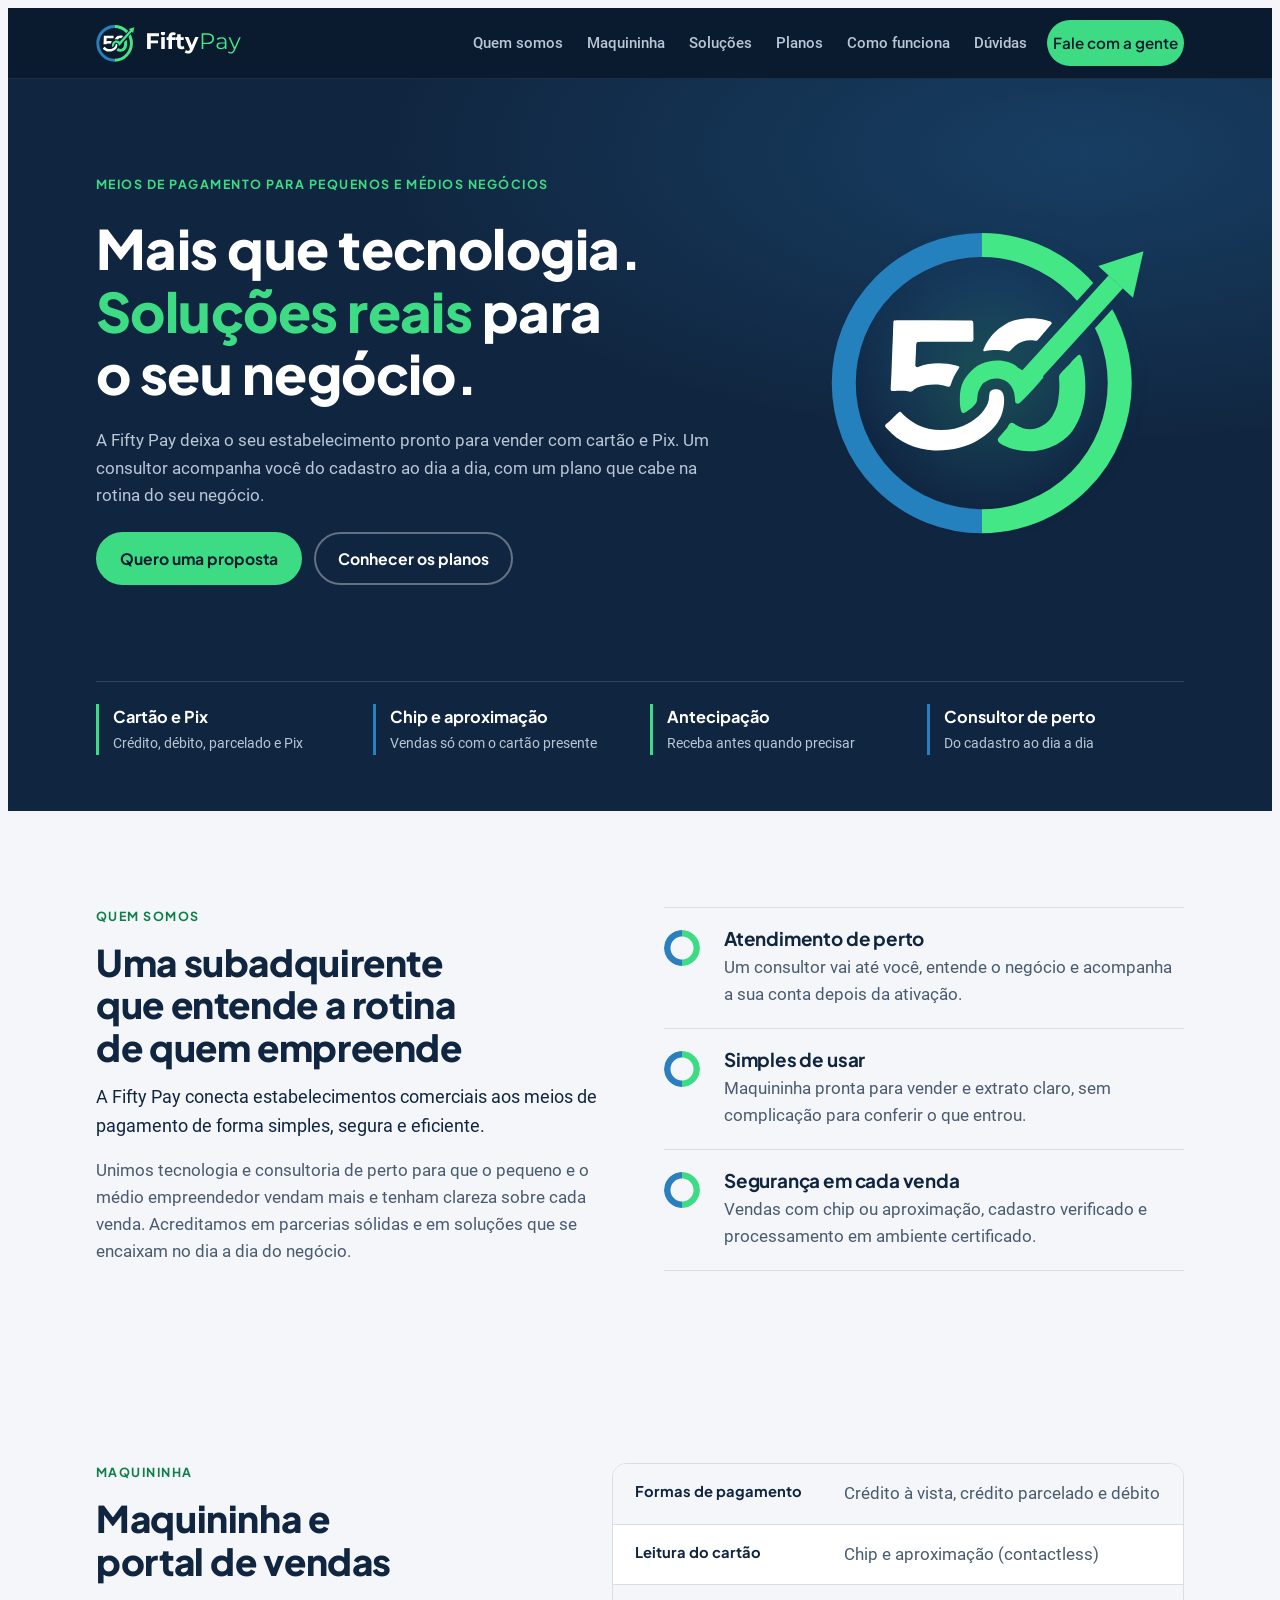
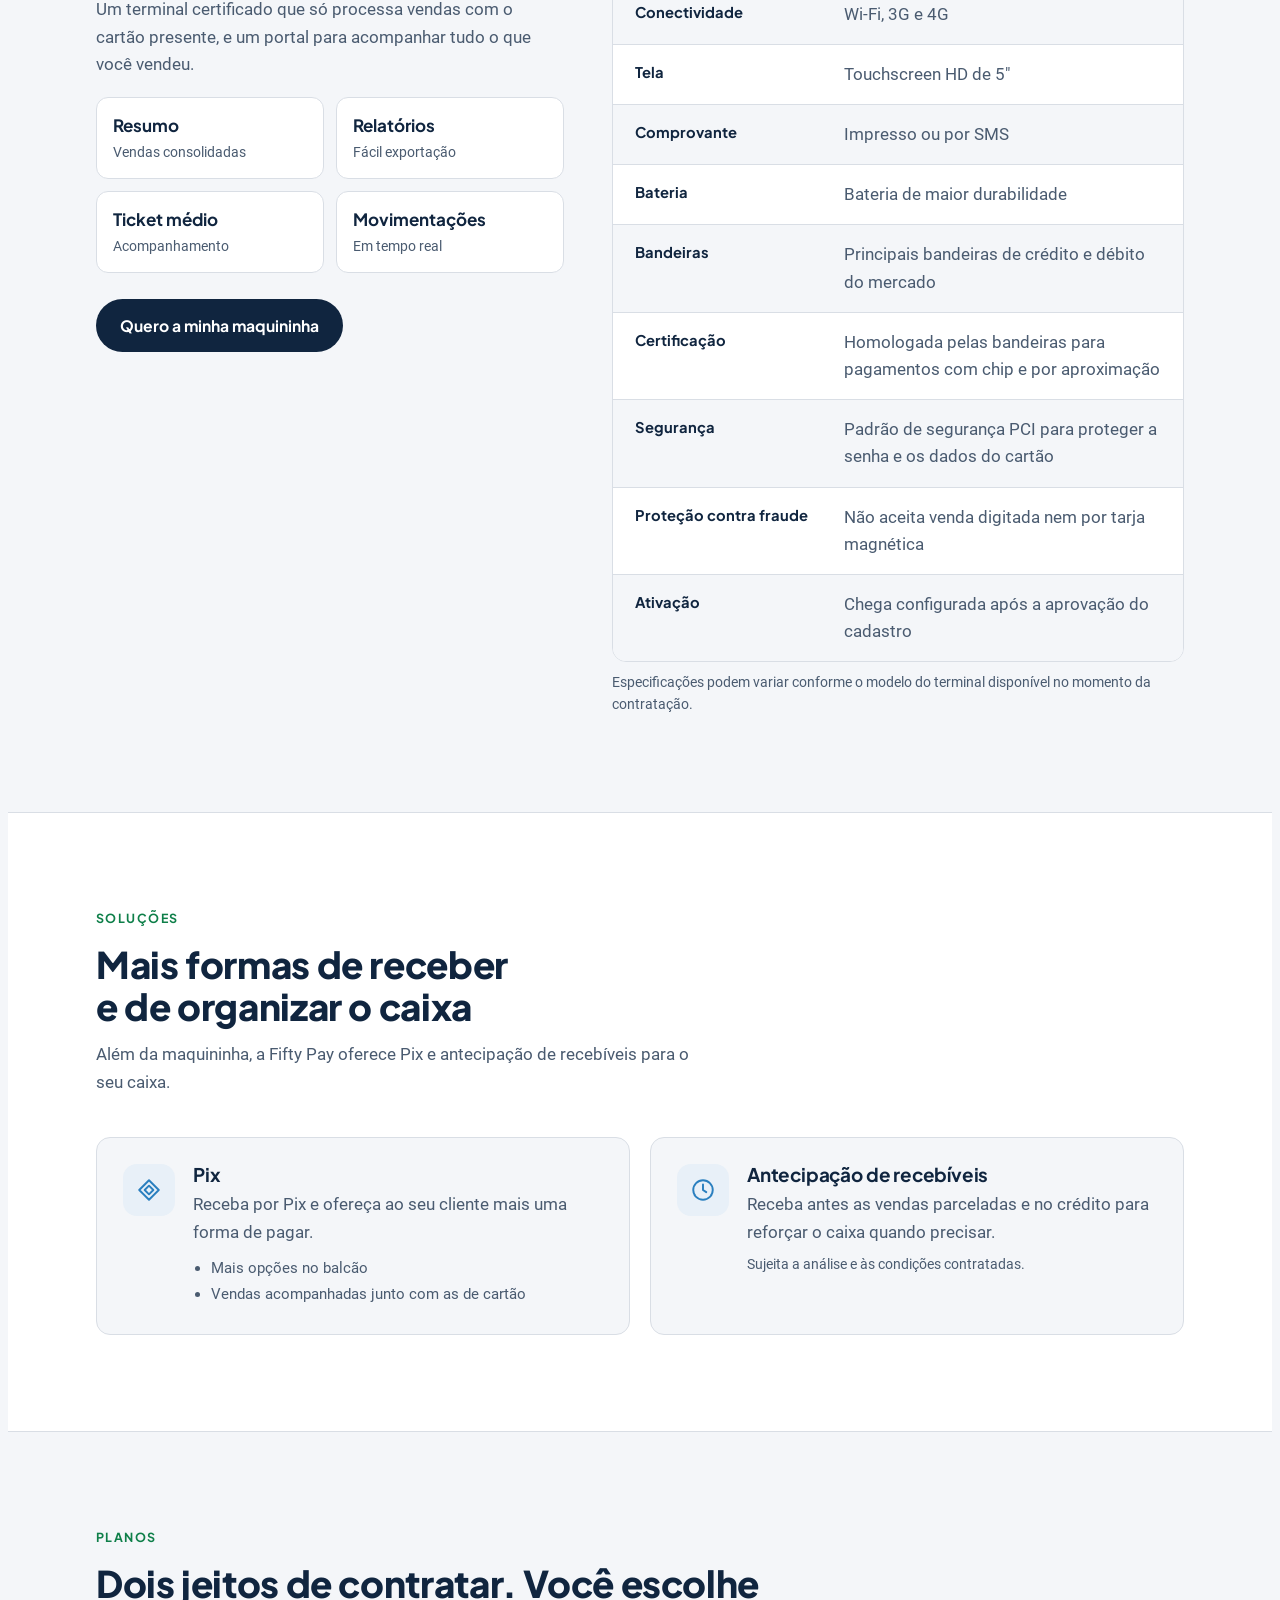
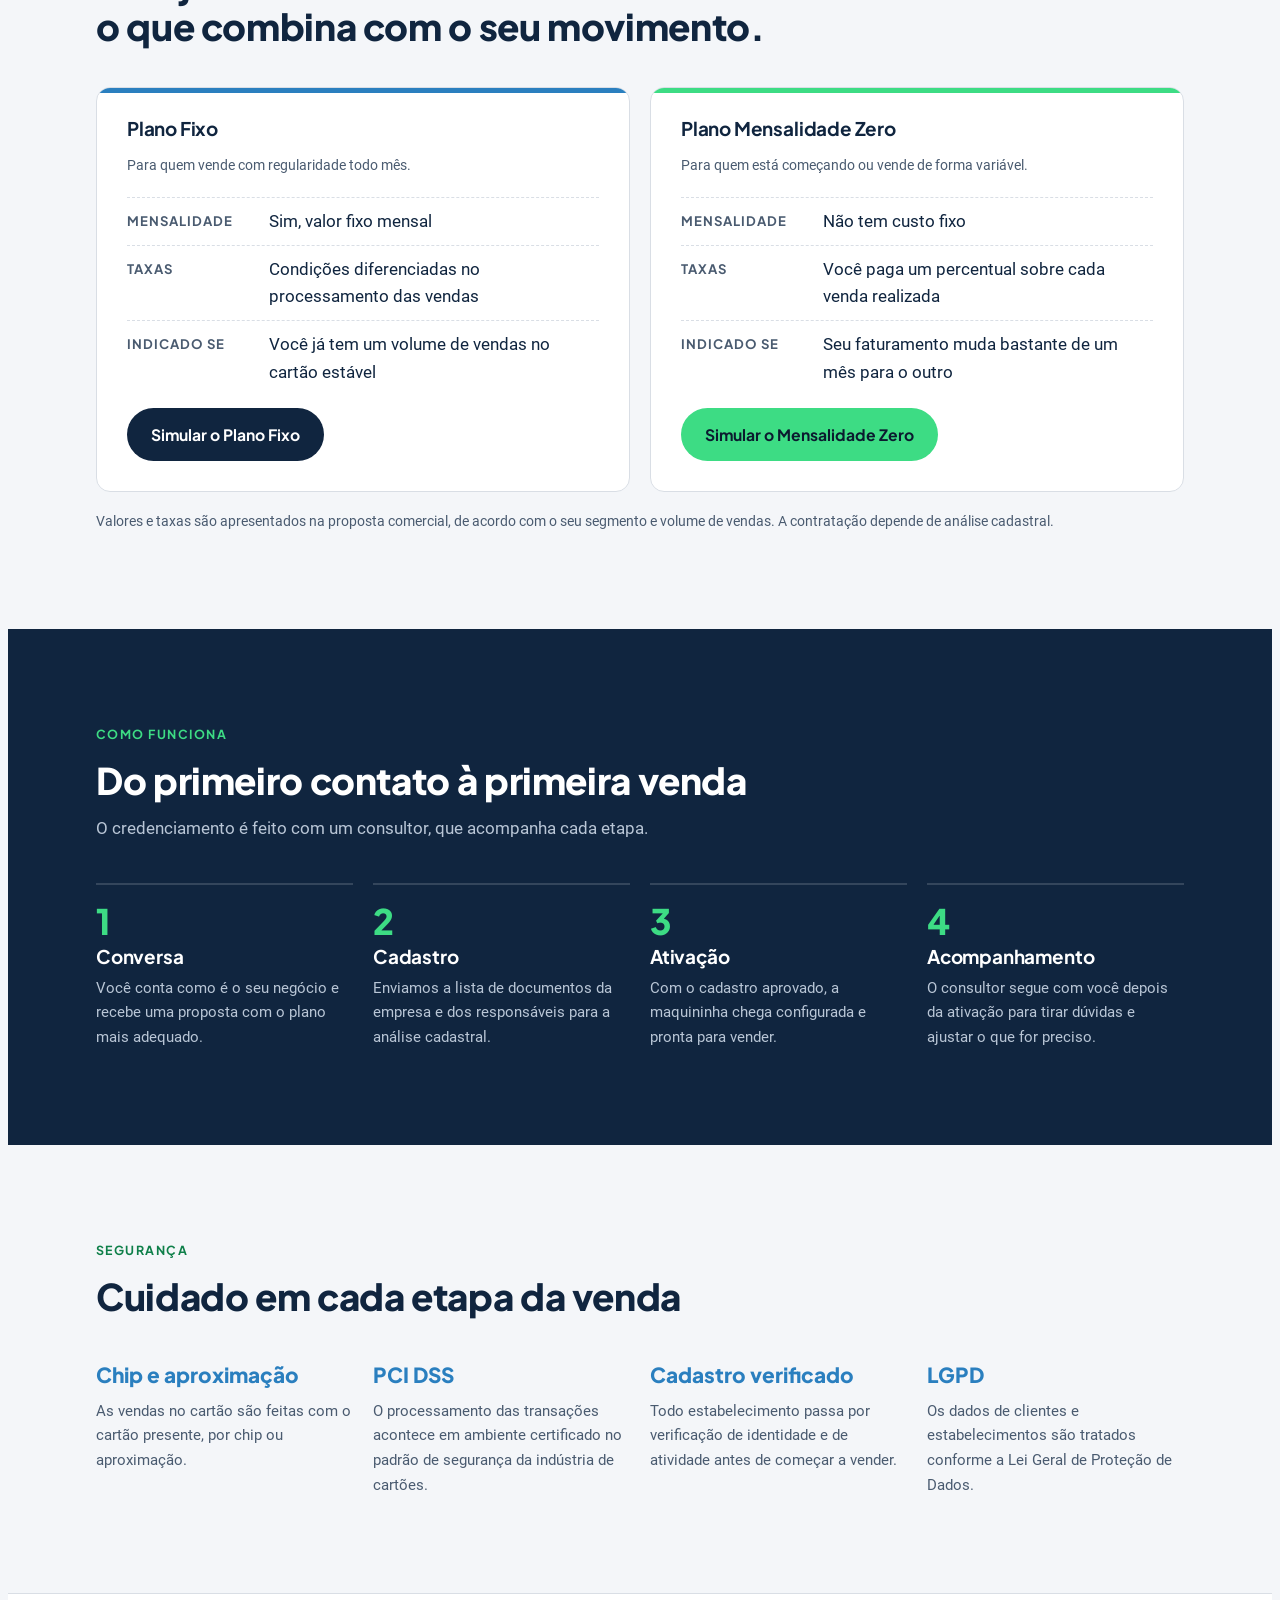
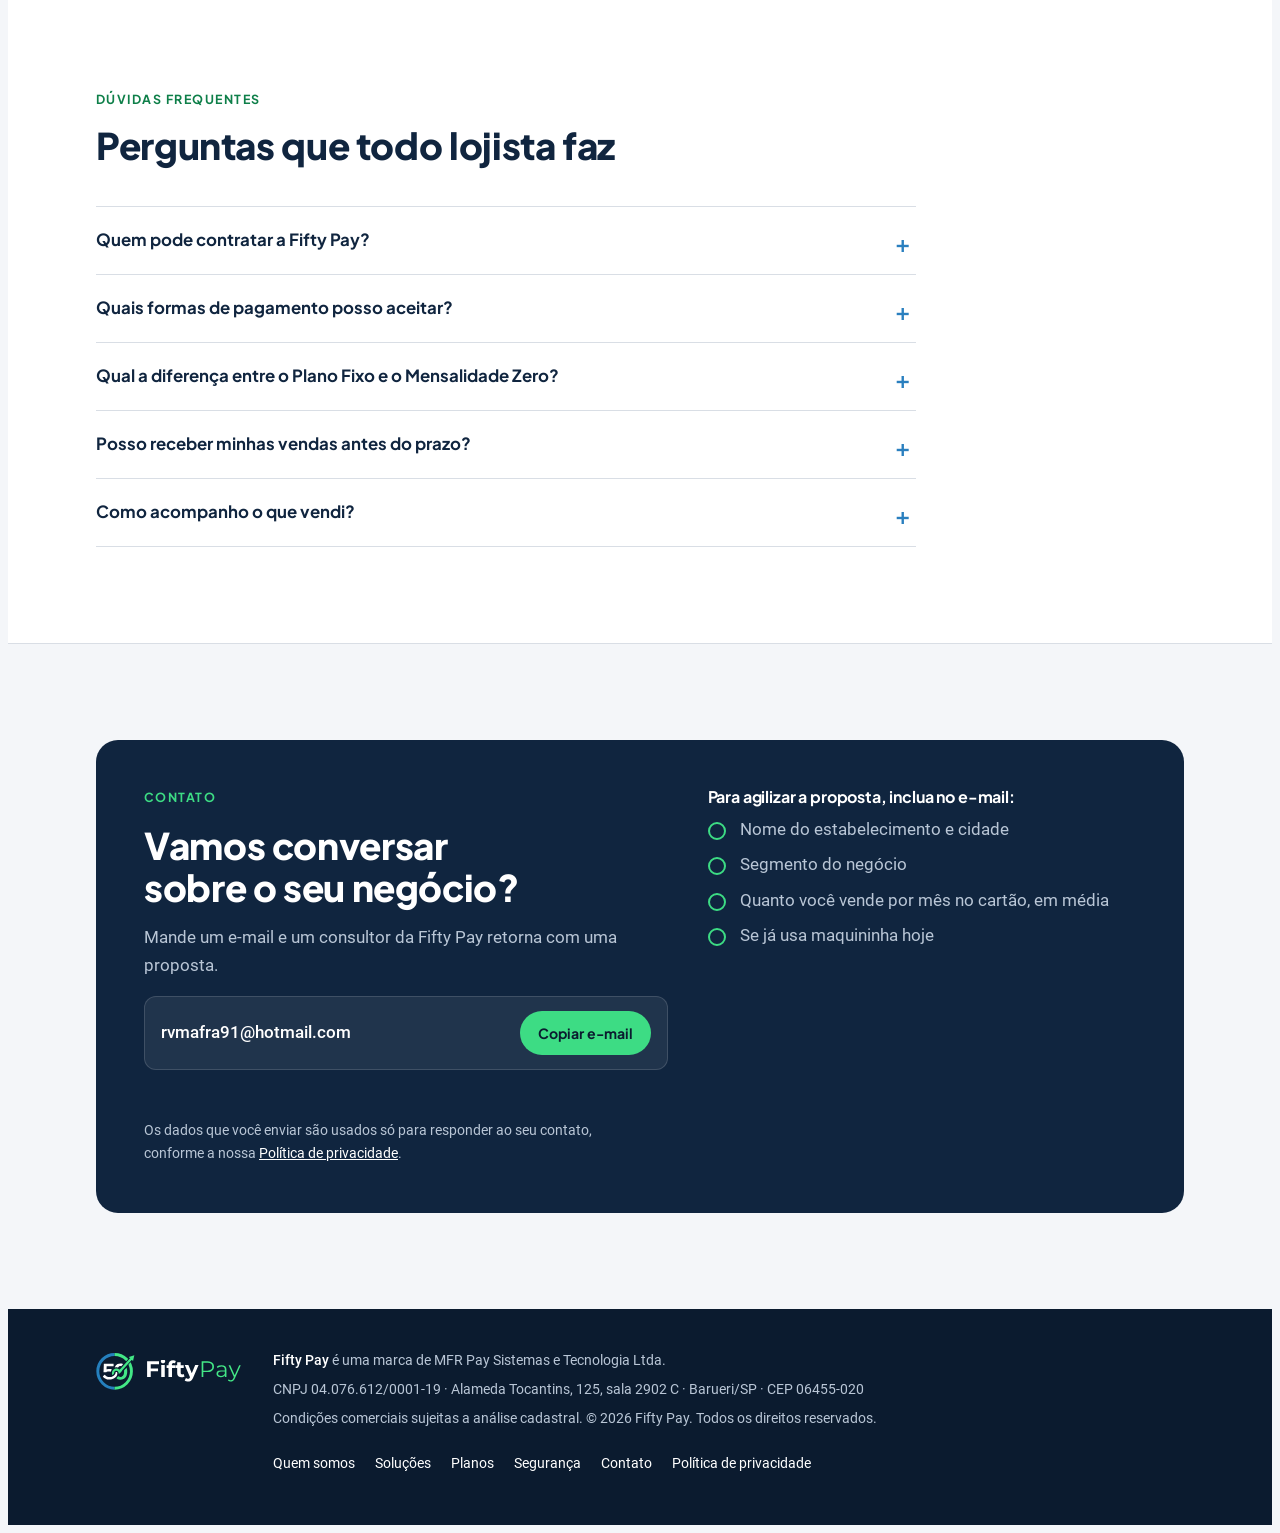
<file: index.html>
<!DOCTYPE html>
<html lang="pt-BR">
<head>
<meta charset="utf-8">
<meta name="viewport" content="width=device-width, initial-scale=1, viewport-fit=cover">
<title>Fifty Pay</title>
<meta name="description" content="Fifty Pay: maquininha, Pix e antecipação de recebíveis para pequenos e médios negócios.">
<meta name="theme-color" content="#0B1B2F">
<meta property="og:type" content="website">
<meta property="og:locale" content="pt_BR">
<meta property="og:site_name" content="Fifty Pay">
<meta property="og:title" content="Fifty Pay">
<meta property="og:description" content="Fifty Pay: maquininha, Pix e antecipação de recebíveis para pequenos e médios negócios.">
<meta property="og:image" content="/assets/img/og-image.png">
<link rel="icon" href="favicon.ico" sizes="any">
<link rel="icon" type="image/svg+xml" href="favicon.svg">
<link rel="icon" type="image/png" sizes="32x32" href="favicon-32.png">
<link rel="apple-touch-icon" href="apple-touch-icon.png">
<link rel="stylesheet" href="assets/styles.css">
</head>
<body>
<a class="skip-link" href="#conteudo">Pular para o conteúdo</a>
<header class="site-header">
  <div class="wrap">
    <a class="brand" href="#conteudo" aria-label="Fifty Pay, voltar ao início">
      <img class="icon" src="assets/img/fifty-pay-icone.svg" alt="" width="232" height="225">
      <img class="word" src="assets/img/fifty-pay-nome.svg" alt="Fifty Pay" width="426" height="98">
    </a>
    <nav class="nav" aria-label="Seções">
      <a href="#quem-somos">Quem somos</a>
      <a href="#maquininha">Maquininha</a>
      <a href="#solucoes">Soluções</a>
      <a href="#planos">Planos</a>
      <a href="#como-funciona">Como funciona</a>
      <a href="#duvidas">Dúvidas</a>
      <a class="btn btn-primary btn-sm" href="#contato">Fale com a gente</a>
    </nav>
  </div>
</header>

<main id="conteudo">
  <section class="hero">
    <div class="wrap hero-main">
      <div class="hero-copy">
        <span class="eyebrow">Meios de pagamento para pequenos e médios negócios</span>
        <h1>Mais que tecnologia. <span class="accent">Soluções reais</span> para o seu negócio.</h1>
        <p class="lead">A Fifty Pay deixa o seu estabelecimento pronto para vender com cartão e Pix. Um consultor acompanha você do cadastro ao dia a dia, com um plano que cabe na rotina do seu negócio.</p>
        <div class="hero-actions">
          <a class="btn btn-primary" href="#contato">Quero uma proposta</a>
          <a class="btn btn-ghost" href="#planos">Conhecer os planos</a>
        </div>
      </div>
      <div class="hero-mark" aria-hidden="true">
        <img src="assets/img/fifty-pay-icone.svg" alt="" width="232" height="225">
      </div>
    </div>
    <div class="wrap hero-strip">
      <h2 class="sr-only" id="destaques-t">Destaques</h2>
      <ul class="highlights" aria-labelledby="destaques-t">
        <li><span class="hl-k">Cartão e Pix</span><span class="hl-v">Crédito, débito, parcelado e Pix</span></li>
        <li><span class="hl-k">Chip e aproximação</span><span class="hl-v">Vendas só com o cartão presente</span></li>
        <li><span class="hl-k">Antecipação</span><span class="hl-v">Receba antes quando precisar</span></li>
        <li><span class="hl-k">Consultor de perto</span><span class="hl-v">Do cadastro ao dia a dia</span></li>
      </ul>
    </div>
  </section>

  <section class="section" id="quem-somos">
    <div class="wrap about-grid">
      <div class="section-head flush">
        <span class="eyebrow">Quem somos</span>
        <h2>Uma subadquirente que entende a rotina de quem empreende</h2>
        <div class="about-text">
          <p>A Fifty Pay conecta estabelecimentos comerciais aos meios de pagamento de forma simples, segura e eficiente.</p>
          <p>Unimos tecnologia e consultoria de perto para que o pequeno e o médio empreendedor vendam mais e tenham clareza sobre cada venda. Acreditamos em parcerias sólidas e em soluções que se encaixam no dia a dia do negócio.</p>
        </div>
      </div>
      <div class="pillars">
        <div class="pillar">
          <span class="ring" aria-hidden="true"></span>
          <div><h3>Atendimento de perto</h3><p>Um consultor vai até você, entende o negócio e acompanha a sua conta depois da ativação.</p></div>
        </div>
        <div class="pillar">
          <span class="ring" aria-hidden="true"></span>
          <div><h3>Simples de usar</h3><p>Maquininha pronta para vender e extrato claro, sem complicação para conferir o que entrou.</p></div>
        </div>
        <div class="pillar">
          <span class="ring" aria-hidden="true"></span>
          <div><h3>Segurança em cada venda</h3><p>Vendas com chip ou aproximação, cadastro verificado e processamento em ambiente certificado.</p></div>
        </div>
      </div>
    </div>
  </section>

  <section class="section pos-section" id="maquininha">
    <div class="wrap pos-grid">
      <div class="section-head flush">
        <span class="eyebrow">Maquininha</span>
        <h2>Maquininha e portal de vendas</h2>
        <p class="lead">Um terminal certificado que só processa vendas com o cartão presente, e um portal para acompanhar tudo o que você vendeu.</p>
        <h3 class="sr-only" id="portal-t">Portal de vendas</h3>
        <ul class="portal" aria-labelledby="portal-t">
          <li><span class="pk">Resumo</span><span class="pv">Vendas consolidadas</span></li>
          <li><span class="pk">Relatórios</span><span class="pv">Fácil exportação</span></li>
          <li><span class="pk">Ticket médio</span><span class="pv">Acompanhamento</span></li>
          <li><span class="pk">Movimentações</span><span class="pv">Em tempo real</span></li>
        </ul>
        <a class="btn btn-solid" href="#contato">Quero a minha maquininha</a>
      </div>
      <div class="spec-wrap">
      <dl class="spec">
        <div class="spec-row"><dt>Formas de pagamento</dt><dd>Crédito à vista, crédito parcelado e débito</dd></div>
        <div class="spec-row"><dt>Leitura do cartão</dt><dd>Chip e aproximação (contactless)</dd></div>
        <div class="spec-row"><dt>Conectividade</dt><dd>Wi-Fi, 3G e 4G</dd></div>
        <div class="spec-row"><dt>Tela</dt><dd>Touchscreen HD de 5"</dd></div>
        <div class="spec-row"><dt>Comprovante</dt><dd>Impresso ou por SMS</dd></div>
        <div class="spec-row"><dt>Bateria</dt><dd>Bateria de maior durabilidade</dd></div>
        <div class="spec-row"><dt>Bandeiras</dt><dd>Principais bandeiras de crédito e débito do mercado</dd></div>
        <div class="spec-row"><dt>Certificação</dt><dd>Homologada pelas bandeiras para pagamentos com chip e por aproximação</dd></div>
        <div class="spec-row"><dt>Segurança</dt><dd>Padrão de segurança PCI para proteger a senha e os dados do cartão</dd></div>
        <div class="spec-row"><dt>Proteção contra fraude</dt><dd>Não aceita venda digitada nem por tarja magnética</dd></div>
        <div class="spec-row"><dt>Ativação</dt><dd>Chega configurada após a aprovação do cadastro</dd></div>
      </dl>
      <p class="spec-note">Especificações podem variar conforme o modelo do terminal disponível no momento da contratação.</p>
      </div>
    </div>
  </section>

  <section class="section solutions" id="solucoes">
    <div class="wrap">
      <div class="section-head">
        <span class="eyebrow">Soluções</span>
        <h2>Mais formas de receber e de organizar o caixa</h2>
        <p class="lead">Além da maquininha, a Fifty Pay oferece Pix e antecipação de recebíveis para o seu caixa.</p>
      </div>
      <div class="sol-grid">
        <article class="sol">
          <div class="sol-icon" aria-hidden="true"><svg viewBox="0 0 24 24" fill="none" stroke="currentColor" stroke-width="1.8" stroke-linecap="round" stroke-linejoin="round"><path d="M12 3l9 9-9 9-9-9z"/><path d="M12 8l4 4-4 4-4-4z"/></svg></div>
          <div>
            <h3>Pix</h3>
            <p>Receba por Pix e ofereça ao seu cliente mais uma forma de pagar.</p>
            <ul><li>Mais opções no balcão</li><li>Vendas acompanhadas junto com as de cartão</li></ul>
          </div>
        </article>
        <article class="sol">
          <div class="sol-icon" aria-hidden="true"><svg viewBox="0 0 24 24" fill="none" stroke="currentColor" stroke-width="1.8" stroke-linecap="round" stroke-linejoin="round"><circle cx="12" cy="12" r="9"/><path d="M12 7v5l3 2"/></svg></div>
          <div>
            <h3>Antecipação de recebíveis</h3>
            <p>Receba antes as vendas parceladas e no crédito para reforçar o caixa quando precisar.</p>
            <p class="note">Sujeita a análise e às condições contratadas.</p>
          </div>
        </article>
      </div>
    </div>
  </section>

  <section class="section" id="planos">
    <div class="wrap">
      <div class="section-head">
        <span class="eyebrow">Planos</span>
        <h2>Dois jeitos de contratar. Você escolhe o que combina com o seu movimento.</h2>
      </div>
      <div class="plans">
        <article class="plan">
          <h3>Plano Fixo</h3>
          <p class="for">Para quem vende com regularidade todo mês.</p>
          <dl>
            <div><dt>Mensalidade</dt><dd>Sim, valor fixo mensal</dd></div>
            <div><dt>Taxas</dt><dd>Condições diferenciadas no processamento das vendas</dd></div>
            <div><dt>Indicado se</dt><dd>Você já tem um volume de vendas no cartão estável</dd></div>
          </dl>
          <a class="btn" href="#contato">Simular o Plano Fixo</a>
        </article>
        <article class="plan zero">
          <h3>Plano Mensalidade Zero</h3>
          <p class="for">Para quem está começando ou vende de forma variável.</p>
          <dl>
            <div><dt>Mensalidade</dt><dd>Não tem custo fixo</dd></div>
            <div><dt>Taxas</dt><dd>Você paga um percentual sobre cada venda realizada</dd></div>
            <div><dt>Indicado se</dt><dd>Seu faturamento muda bastante de um mês para o outro</dd></div>
          </dl>
          <a class="btn" href="#contato">Simular o Mensalidade Zero</a>
        </article>
      </div>
      <p class="plans-foot">Valores e taxas são apresentados na proposta comercial, de acordo com o seu segmento e volume de vendas. A contratação depende de análise cadastral.</p>
    </div>
  </section>

  <section class="section how" id="como-funciona">
    <div class="wrap">
      <div class="section-head">
        <span class="eyebrow">Como funciona</span>
        <h2>Do primeiro contato à primeira venda</h2>
        <p class="lead">O credenciamento é feito com um consultor, que acompanha cada etapa.</p>
      </div>
      <ol class="steps">
        <li><h3>Conversa</h3><p>Você conta como é o seu negócio e recebe uma proposta com o plano mais adequado.</p></li>
        <li><h3>Cadastro</h3><p>Enviamos a lista de documentos da empresa e dos responsáveis para a análise cadastral.</p></li>
        <li><h3>Ativação</h3><p>Com o cadastro aprovado, a maquininha chega configurada e pronta para vender.</p></li>
        <li><h3>Acompanhamento</h3><p>O consultor segue com você depois da ativação para tirar dúvidas e ajustar o que for preciso.</p></li>
      </ol>
    </div>
  </section>

  <section class="section" id="seguranca">
    <div class="wrap">
      <div class="section-head">
        <span class="eyebrow">Segurança</span>
        <h2>Cuidado em cada etapa da venda</h2>
      </div>
      <div class="sec-grid">
        <div class="sec"><span class="k">Chip e aproximação</span><p>As vendas no cartão são feitas com o cartão presente, por chip ou aproximação.</p></div>
        <div class="sec"><span class="k">PCI DSS</span><p>O processamento das transações acontece em ambiente certificado no padrão de segurança da indústria de cartões.</p></div>
        <div class="sec"><span class="k">Cadastro verificado</span><p>Todo estabelecimento passa por verificação de identidade e de atividade antes de começar a vender.</p></div>
        <div class="sec"><span class="k">LGPD</span><p>Os dados de clientes e estabelecimentos são tratados conforme a Lei Geral de Proteção de Dados.</p></div>
      </div>
    </div>
  </section>

  <section class="section faq" id="duvidas">
    <div class="wrap">
      <div class="section-head">
        <span class="eyebrow">Dúvidas frequentes</span>
        <h2>Perguntas que todo lojista faz</h2>
      </div>
      <div class="faq-list">
        <details><summary>Quem pode contratar a Fifty Pay?</summary><p>Estabelecimentos comerciais, prestadores de serviço e MEIs. Toda contratação passa por análise cadastral da empresa e dos responsáveis.</p></details>
        <details><summary>Quais formas de pagamento posso aceitar?</summary><p>Crédito à vista e parcelado, débito e Pix. No cartão, as vendas são feitas por chip ou por aproximação.</p></details>
        <details><summary>Qual a diferença entre o Plano Fixo e o Mensalidade Zero?</summary><p>No Plano Fixo você paga uma mensalidade e tem condições diferenciadas no processamento. No Mensalidade Zero não há custo fixo: você paga apenas um percentual sobre o que vender.</p></details>
        <details><summary>Posso receber minhas vendas antes do prazo?</summary><p>Sim, pela antecipação de recebíveis. A disponibilidade e as condições dependem de análise do histórico de vendas do estabelecimento.</p></details>
        <details><summary>Como acompanho o que vendi?</summary><p>Pelo portal de vendas: resumo consolidado, movimentações em tempo real, ticket médio e relatórios para exportar, com o detalhe de cada transação, parcelas, taxas e datas de recebimento.</p></details>
      </div>
    </div>
  </section>

  <section class="section section-contact" id="contato">
    <div class="wrap">
      <div class="contact-card">
        <div class="contact-main">
          <span class="eyebrow">Contato</span>
          <h2>Vamos conversar sobre o seu negócio?</h2>
          <p class="lead">Mande um e-mail e um consultor da Fifty Pay retorna com uma proposta.</p>
          <div class="email-box">
            <code id="email">rvmafra91@hotmail.com</code>
            <button class="copy-btn" id="copy-email" type="button">Copiar e-mail</button>
          </div>
          <p class="copy-status" id="copy-status" role="status" aria-live="polite"></p>
          <p class="lead privacy-note">Os dados que você enviar são usados só para responder ao seu contato, conforme a nossa <a href="politica-de-privacidade.html" class="on-navy-link">Política de privacidade</a>.</p>
        </div>
        <div class="checklist">
          <h3>Para agilizar a proposta, inclua no e-mail:</h3>
          <ul>
            <li>Nome do estabelecimento e cidade</li>
            <li>Segmento do negócio</li>
            <li>Quanto você vende por mês no cartão, em média</li>
            <li>Se já usa maquininha hoje</li>
          </ul>
        </div>
      </div>
    </div>
  </section>
</main>

<footer class="site-footer">
  <div class="wrap">
    <div class="brand" aria-hidden="true">
      <img class="icon" src="assets/img/fifty-pay-icone.svg" alt="" width="232" height="225">
      <img class="word" src="assets/img/fifty-pay-nome.svg" alt="" width="426" height="98">
    </div>
    <div class="legal">
      <span><strong>Fifty Pay</strong> é uma marca de MFR Pay Sistemas e Tecnologia Ltda.</span>
      <span>CNPJ 04.076.612/0001-19 · Alameda Tocantins, 125, sala 2902 C · Barueri/SP · CEP 06455-020</span>
      <span>Condições comerciais sujeitas a análise cadastral. © <span id="year">2026</span> Fifty Pay. Todos os direitos reservados.</span>
      <nav aria-label="Rodapé"><a href="#quem-somos">Quem somos</a><a href="#solucoes">Soluções</a><a href="#planos">Planos</a><a href="#seguranca">Segurança</a><a href="#contato">Contato</a><a href="politica-de-privacidade.html">Política de privacidade</a></nav>
    </div>
  </div>
</footer>

<script>
(function () {
  if (!document.documentElement.lang) document.documentElement.lang = 'pt-BR';
  var y = document.getElementById('year');
  if (y) y.textContent = String(new Date().getFullYear());
  var btn = document.getElementById('copy-email');
  var status = document.getElementById('copy-status');
  var email = document.getElementById('email');
  function selectText() {
    try { var r = document.createRange(); r.selectNodeContents(email); var s = window.getSelection(); s.removeAllRanges(); s.addRange(r); } catch (e) {}
  }
  btn.addEventListener('click', function () {
    var text = email.textContent.trim();
    var done = function () { status.textContent = 'E-mail copiado.'; };
    var fail = function () { selectText(); status.textContent = 'Selecionamos o e-mail. Use Ctrl+C ou Copiar.'; };
    try {
      if (navigator.clipboard && navigator.clipboard.writeText) { navigator.clipboard.writeText(text).then(done, fail); }
      else { fail(); }
    } catch (e) { fail(); }
  });
})();
</script>
</body>
</html>
</file>
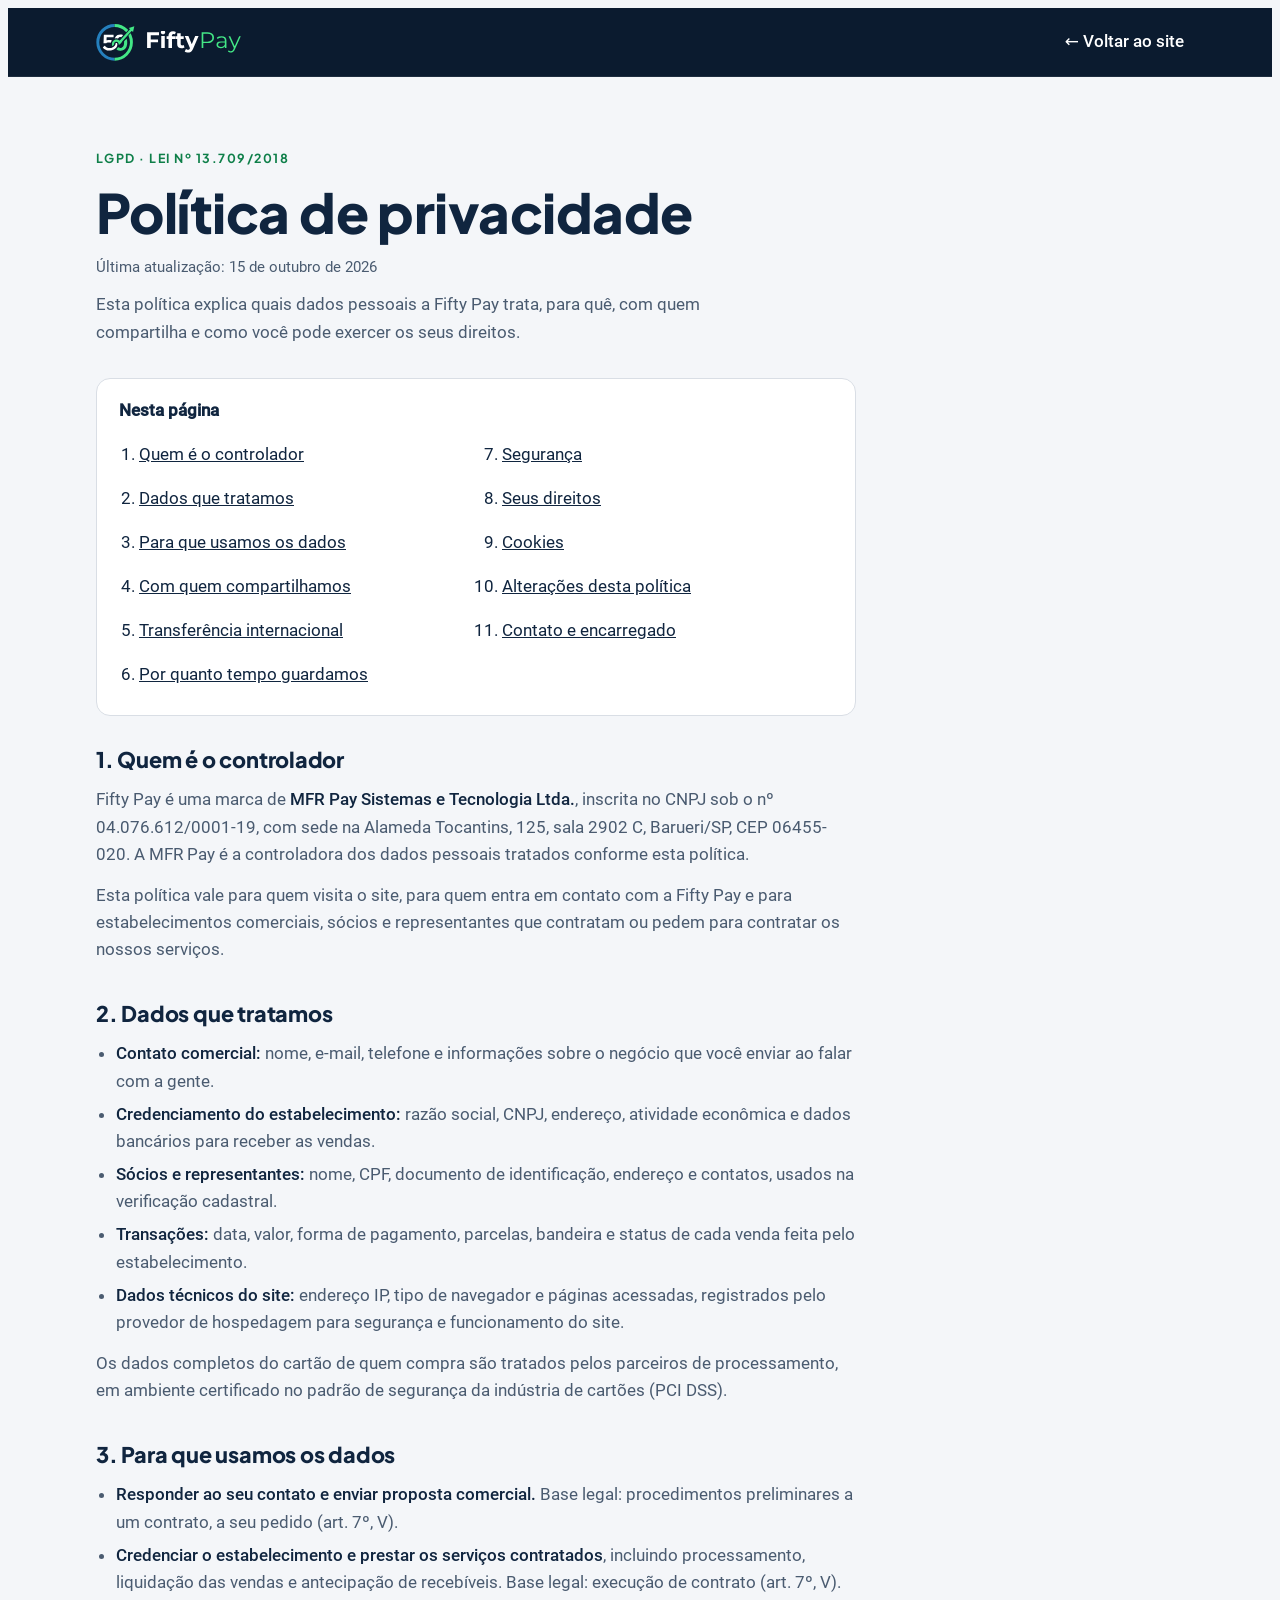
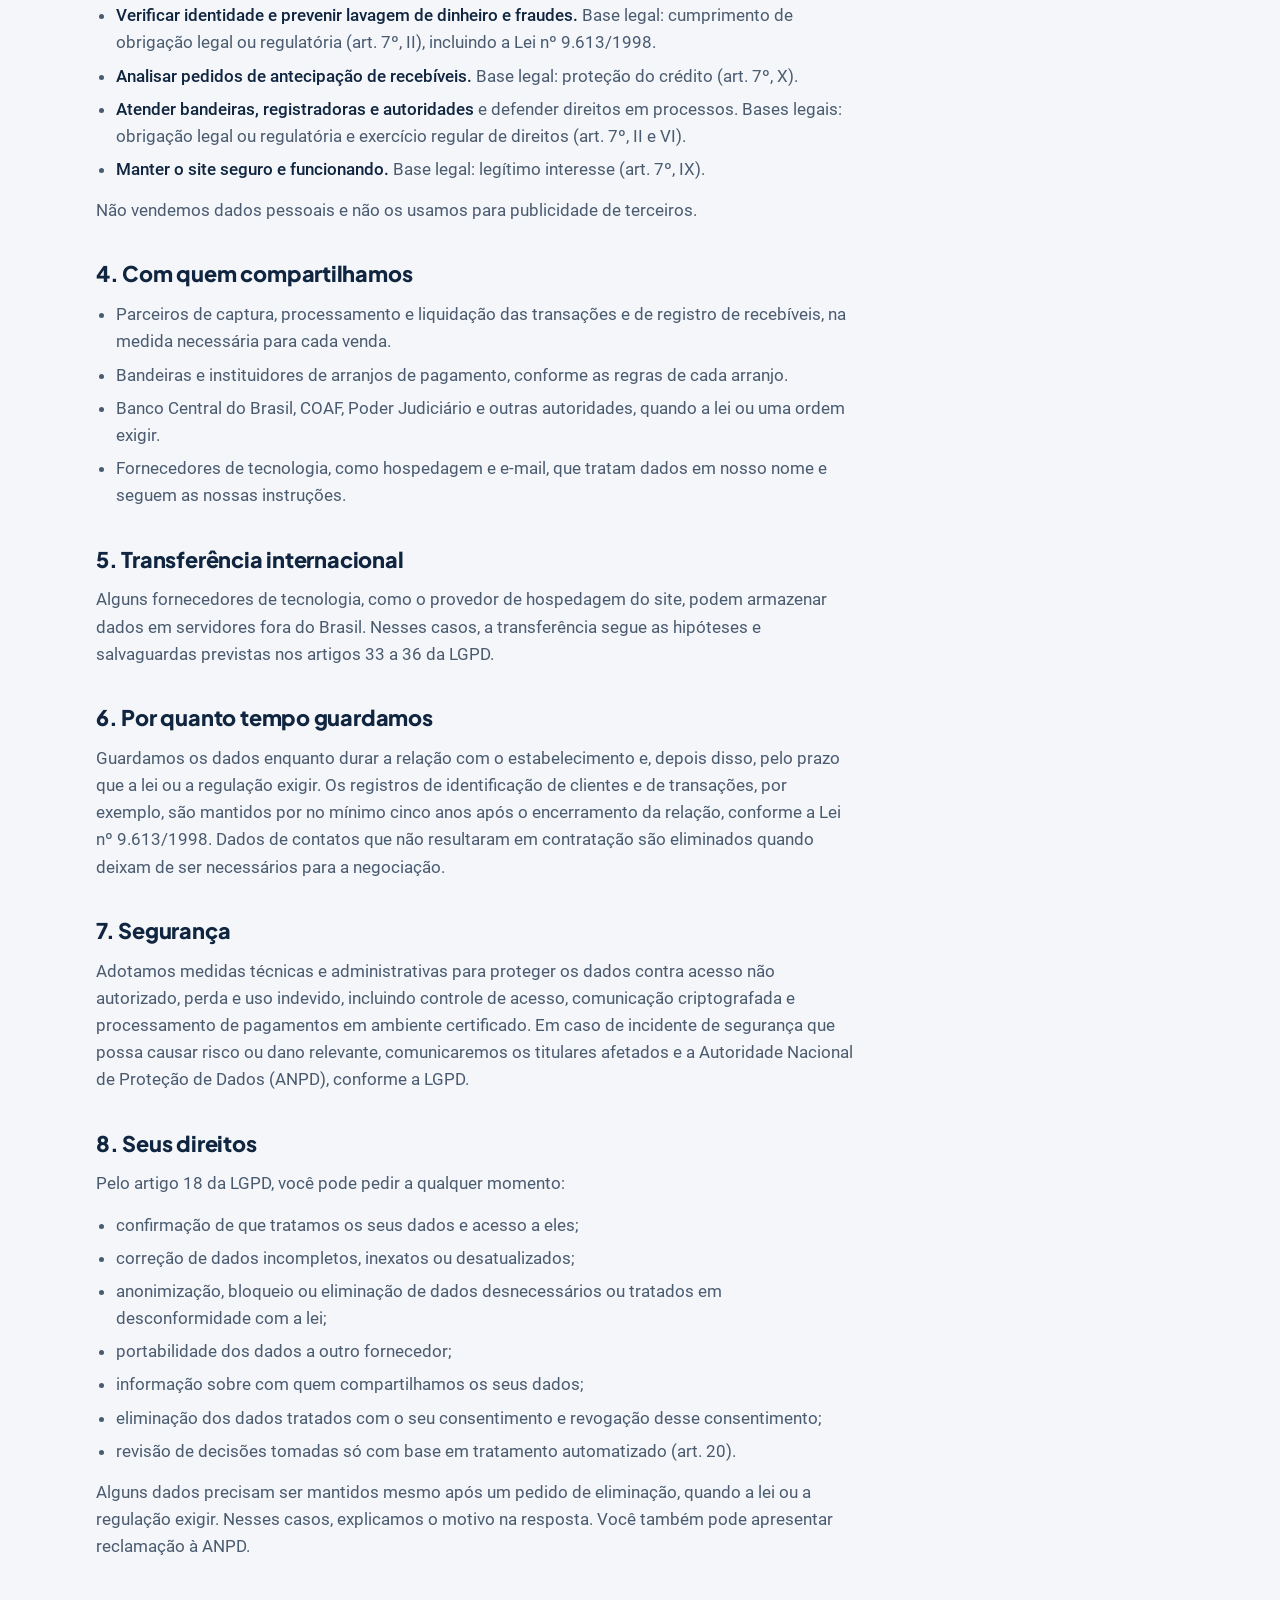
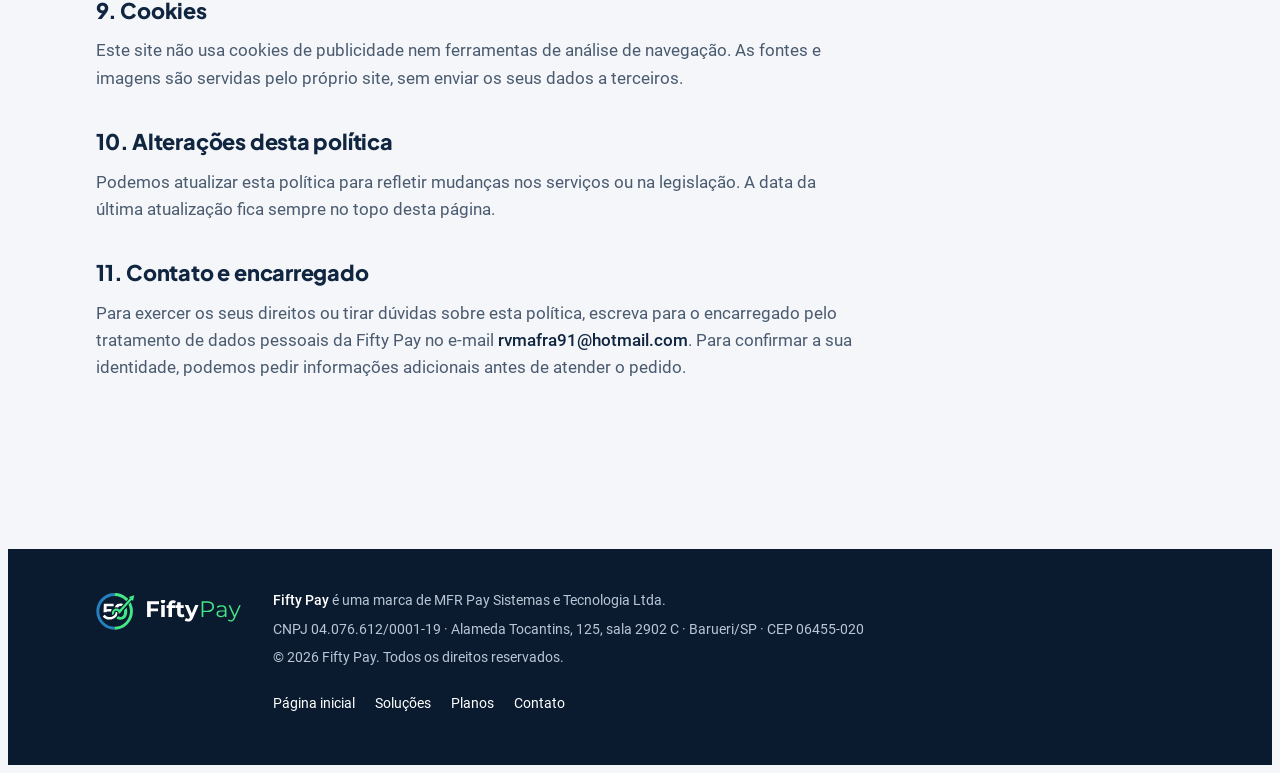
<file: politica-de-privacidade.html>
<!DOCTYPE html>
<html lang="pt-BR">
<head>
<meta charset="utf-8">
<meta name="viewport" content="width=device-width, initial-scale=1, viewport-fit=cover">
<title>Política de privacidade · Fifty Pay</title>
<meta name="description" content="Como a Fifty Pay trata dados pessoais, conforme a LGPD.">
<meta name="theme-color" content="#0B1B2F">
<meta property="og:type" content="website">
<meta property="og:locale" content="pt_BR">
<meta property="og:site_name" content="Fifty Pay">
<meta property="og:title" content="Política de privacidade · Fifty Pay">
<meta property="og:description" content="Como a Fifty Pay trata dados pessoais, conforme a LGPD.">
<meta property="og:image" content="/assets/img/og-image.png">
<link rel="icon" href="favicon.ico" sizes="any">
<link rel="icon" type="image/svg+xml" href="favicon.svg">
<link rel="icon" type="image/png" sizes="32x32" href="favicon-32.png">
<link rel="apple-touch-icon" href="apple-touch-icon.png">
<link rel="stylesheet" href="assets/styles.css">
</head>
<body>
<a class="skip-link" href="#conteudo">Pular para o conteúdo</a>
<header class="site-header">
  <div class="wrap">
    <a class="brand" href="index.html" aria-label="Fifty Pay, página inicial">
      <img class="icon" src="assets/img/fifty-pay-icone.svg" alt="" width="232" height="225">
      <img class="word" src="assets/img/fifty-pay-nome.svg" alt="Fifty Pay" width="426" height="98">
    </a>
    <a class="back-link" href="index.html">← Voltar ao site</a>
  </div>
</header>

<main id="conteudo" class="doc">
  <div class="wrap">
    <div class="doc-head">
      <span class="eyebrow">LGPD · Lei nº 13.709/2018</span>
      <h1>Política de privacidade</h1>
      <p class="doc-meta">Última atualização: 15 de outubro de 2026</p>
      <p class="lead">Esta política explica quais dados pessoais a Fifty Pay trata, para quê, com quem compartilha e como você pode exercer os seus direitos.</p>
    </div>

    <nav class="doc-toc" aria-label="Nesta página">
      <strong>Nesta página</strong>
      <ol>
        <li><a href="#controlador">Quem é o controlador</a></li>
        <li><a href="#dados">Dados que tratamos</a></li>
        <li><a href="#finalidades">Para que usamos os dados</a></li>
        <li><a href="#compartilhamento">Com quem compartilhamos</a></li>
        <li><a href="#transferencia">Transferência internacional</a></li>
        <li><a href="#retencao">Por quanto tempo guardamos</a></li>
        <li><a href="#seguranca-dados">Segurança</a></li>
        <li><a href="#direitos">Seus direitos</a></li>
        <li><a href="#cookies">Cookies</a></li>
        <li><a href="#alteracoes">Alterações desta política</a></li>
        <li><a href="#contato-dpo">Contato e encarregado</a></li>
      </ol>
    </nav>

    <div class="doc-body">
      <h2 id="controlador">1. Quem é o controlador</h2>
      <p>Fifty Pay é uma marca de <strong>MFR Pay Sistemas e Tecnologia Ltda.</strong>, inscrita no CNPJ sob o nº 04.076.612/0001-19, com sede na Alameda Tocantins, 125, sala 2902 C, Barueri/SP, CEP 06455-020. A MFR Pay é a controladora dos dados pessoais tratados conforme esta política.</p>
      <p>Esta política vale para quem visita o site, para quem entra em contato com a Fifty Pay e para estabelecimentos comerciais, sócios e representantes que contratam ou pedem para contratar os nossos serviços.</p>

      <h2 id="dados">2. Dados que tratamos</h2>
      <ul>
        <li><strong>Contato comercial:</strong> nome, e-mail, telefone e informações sobre o negócio que você enviar ao falar com a gente.</li>
        <li><strong>Credenciamento do estabelecimento:</strong> razão social, CNPJ, endereço, atividade econômica e dados bancários para receber as vendas.</li>
        <li><strong>Sócios e representantes:</strong> nome, CPF, documento de identificação, endereço e contatos, usados na verificação cadastral.</li>
        <li><strong>Transações:</strong> data, valor, forma de pagamento, parcelas, bandeira e status de cada venda feita pelo estabelecimento.</li>
        <li><strong>Dados técnicos do site:</strong> endereço IP, tipo de navegador e páginas acessadas, registrados pelo provedor de hospedagem para segurança e funcionamento do site.</li>
      </ul>
      <p>Os dados completos do cartão de quem compra são tratados pelos parceiros de processamento, em ambiente certificado no padrão de segurança da indústria de cartões (PCI DSS).</p>

      <h2 id="finalidades">3. Para que usamos os dados</h2>
      <ul>
        <li><strong>Responder ao seu contato e enviar proposta comercial.</strong> Base legal: procedimentos preliminares a um contrato, a seu pedido (art. 7º, V).</li>
        <li><strong>Credenciar o estabelecimento e prestar os serviços contratados</strong>, incluindo processamento, liquidação das vendas e antecipação de recebíveis. Base legal: execução de contrato (art. 7º, V).</li>
        <li><strong>Verificar identidade e prevenir lavagem de dinheiro e fraudes.</strong> Base legal: cumprimento de obrigação legal ou regulatória (art. 7º, II), incluindo a Lei nº 9.613/1998.</li>
        <li><strong>Analisar pedidos de antecipação de recebíveis.</strong> Base legal: proteção do crédito (art. 7º, X).</li>
        <li><strong>Atender bandeiras, registradoras e autoridades</strong> e defender direitos em processos. Bases legais: obrigação legal ou regulatória e exercício regular de direitos (art. 7º, II e VI).</li>
        <li><strong>Manter o site seguro e funcionando.</strong> Base legal: legítimo interesse (art. 7º, IX).</li>
      </ul>
      <p>Não vendemos dados pessoais e não os usamos para publicidade de terceiros.</p>

      <h2 id="compartilhamento">4. Com quem compartilhamos</h2>
      <ul>
        <li>Parceiros de captura, processamento e liquidação das transações e de registro de recebíveis, na medida necessária para cada venda.</li>
        <li>Bandeiras e instituidores de arranjos de pagamento, conforme as regras de cada arranjo.</li>
        <li>Banco Central do Brasil, COAF, Poder Judiciário e outras autoridades, quando a lei ou uma ordem exigir.</li>
        <li>Fornecedores de tecnologia, como hospedagem e e-mail, que tratam dados em nosso nome e seguem as nossas instruções.</li>
      </ul>

      <h2 id="transferencia">5. Transferência internacional</h2>
      <p>Alguns fornecedores de tecnologia, como o provedor de hospedagem do site, podem armazenar dados em servidores fora do Brasil. Nesses casos, a transferência segue as hipóteses e salvaguardas previstas nos artigos 33 a 36 da LGPD.</p>

      <h2 id="retencao">6. Por quanto tempo guardamos</h2>
      <p>Guardamos os dados enquanto durar a relação com o estabelecimento e, depois disso, pelo prazo que a lei ou a regulação exigir. Os registros de identificação de clientes e de transações, por exemplo, são mantidos por no mínimo cinco anos após o encerramento da relação, conforme a Lei nº 9.613/1998. Dados de contatos que não resultaram em contratação são eliminados quando deixam de ser necessários para a negociação.</p>

      <h2 id="seguranca-dados">7. Segurança</h2>
      <p>Adotamos medidas técnicas e administrativas para proteger os dados contra acesso não autorizado, perda e uso indevido, incluindo controle de acesso, comunicação criptografada e processamento de pagamentos em ambiente certificado. Em caso de incidente de segurança que possa causar risco ou dano relevante, comunicaremos os titulares afetados e a Autoridade Nacional de Proteção de Dados (ANPD), conforme a LGPD.</p>

      <h2 id="direitos">8. Seus direitos</h2>
      <p>Pelo artigo 18 da LGPD, você pode pedir a qualquer momento:</p>
      <ul>
        <li>confirmação de que tratamos os seus dados e acesso a eles;</li>
        <li>correção de dados incompletos, inexatos ou desatualizados;</li>
        <li>anonimização, bloqueio ou eliminação de dados desnecessários ou tratados em desconformidade com a lei;</li>
        <li>portabilidade dos dados a outro fornecedor;</li>
        <li>informação sobre com quem compartilhamos os seus dados;</li>
        <li>eliminação dos dados tratados com o seu consentimento e revogação desse consentimento;</li>
        <li>revisão de decisões tomadas só com base em tratamento automatizado (art. 20).</li>
      </ul>
      <p>Alguns dados precisam ser mantidos mesmo após um pedido de eliminação, quando a lei ou a regulação exigir. Nesses casos, explicamos o motivo na resposta. Você também pode apresentar reclamação à ANPD.</p>

      <h2 id="cookies">9. Cookies</h2>
      <p>Este site não usa cookies de publicidade nem ferramentas de análise de navegação. As fontes e imagens são servidas pelo próprio site, sem enviar os seus dados a terceiros.</p>

      <h2 id="alteracoes">10. Alterações desta política</h2>
      <p>Podemos atualizar esta política para refletir mudanças nos serviços ou na legislação. A data da última atualização fica sempre no topo desta página.</p>

      <h2 id="contato-dpo">11. Contato e encarregado</h2>
      <p>Para exercer os seus direitos ou tirar dúvidas sobre esta política, escreva para o encarregado pelo tratamento de dados pessoais da Fifty Pay no e-mail <strong>rvmafra91@hotmail.com</strong>. Para confirmar a sua identidade, podemos pedir informações adicionais antes de atender o pedido.</p>
    </div>
  </div>
</main>

<footer class="site-footer">
  <div class="wrap">
    <div class="brand" aria-hidden="true">
      <img class="icon" src="assets/img/fifty-pay-icone.svg" alt="" width="232" height="225">
      <img class="word" src="assets/img/fifty-pay-nome.svg" alt="" width="426" height="98">
    </div>
    <div class="legal">
      <span><strong>Fifty Pay</strong> é uma marca de MFR Pay Sistemas e Tecnologia Ltda.</span>
      <span>CNPJ 04.076.612/0001-19 · Alameda Tocantins, 125, sala 2902 C · Barueri/SP · CEP 06455-020</span>
      <span>© <span id="year">2026</span> Fifty Pay. Todos os direitos reservados.</span>
      <nav aria-label="Rodapé"><a href="index.html">Página inicial</a><a href="index.html#solucoes">Soluções</a><a href="index.html#planos">Planos</a><a href="index.html#contato">Contato</a></nav>
    </div>
  </div>
</footer>

<script>
(function () {
  if (!document.documentElement.lang) document.documentElement.lang = 'pt-BR';
  var y = document.getElementById('year');
  if (y) y.textContent = String(new Date().getFullYear());
})();
</script>
</body>
</html>
</file>
<file: assets/styles.css>
@font-face { font-family: "Plus Jakarta Sans"; font-style: normal; font-weight: 600; font-display: swap; src: url("fonts/plus-jakarta-sans-latin-600-normal.woff2") format("woff2"); }
@font-face { font-family: "Plus Jakarta Sans"; font-style: normal; font-weight: 700; font-display: swap; src: url("fonts/plus-jakarta-sans-latin-700-normal.woff2") format("woff2"); }
@font-face { font-family: "Plus Jakarta Sans"; font-style: normal; font-weight: 800; font-display: swap; src: url("fonts/plus-jakarta-sans-latin-800-normal.woff2") format("woff2"); }
@font-face { font-family: "Roboto"; font-style: normal; font-weight: 300; font-display: swap; src: url("fonts/roboto-latin-300-normal.woff2") format("woff2"); }
@font-face { font-family: "Roboto"; font-style: normal; font-weight: 400; font-display: swap; src: url("fonts/roboto-latin-400-normal.woff2") format("woff2"); }
@font-face { font-family: "Roboto"; font-style: normal; font-weight: 500; font-display: swap; src: url("fonts/roboto-latin-500-normal.woff2") format("woff2"); }
/* Layout: navy brand bands (header, hero, footer) frame light content sections; the logo's blue/green 50-50 ring is the one recurring motif. */
:root {
  --bg: #F4F6F9;
  --surface: #FFFFFF;
  --fg: #10253F;
  --muted: #4A5B70;
  --line: #D9DEE5;
  --navy: #10253F;
  --navy-deep: #0B1B2F;
  --on-navy: #FFFFFF;
  --on-navy-muted: #B9C6D6;
  --blue: #2A7FBF;
  --green: #3DDC84;
  --green-ink: #0E7F49;
  --chip-bg: #E8F0F8;
  --btn-solid: #10253F;
  --btn-solid-fg: #FFFFFF;
  --display: "Plus Jakarta Sans", "Segoe UI", system-ui, sans-serif;
  --body: "Roboto", "Segoe UI", system-ui, sans-serif;
  --radius: 14px;
  --maxw: 1120px;
}
@media (prefers-color-scheme: dark) {
  :root:not([data-theme="light"]) {
    --bg: #09182A; --surface: #0F2238; --fg: #E8EEF5; --muted: #A2B2C5; --line: #223A55;
    --navy: #0D2036; --navy-deep: #071322; --on-navy: #FFFFFF; --on-navy-muted: #B9C6D6;
    --blue: #4A9BD8; --green: #3DDC84; --green-ink: #52E394; --chip-bg: #16304D;
    --btn-solid: #E8EEF5; --btn-solid-fg: #0B1B2F;
    color-scheme: dark;
  }
}
:root[data-theme="dark"] {
  --bg: #09182A; --surface: #0F2238; --fg: #E8EEF5; --muted: #A2B2C5; --line: #223A55;
  --navy: #0D2036; --navy-deep: #071322; --on-navy: #FFFFFF; --on-navy-muted: #B9C6D6;
  --blue: #4A9BD8; --green: #3DDC84; --green-ink: #52E394; --chip-bg: #16304D;
  --btn-solid: #E8EEF5; --btn-solid-fg: #0B1B2F;
  color-scheme: dark;
}

* { box-sizing: border-box; }
html { scroll-behavior: smooth; }
@media (prefers-reduced-motion: reduce) { html { scroll-behavior: auto; } * { animation: none !important; transition: none !important; } }
body { background: var(--bg); color: var(--fg); font-family: var(--body); font-size: 17px; line-height: 1.6; font-weight: 400; }
h1, h2, h3 { overflow-wrap: break-word; font-family: var(--display); line-height: 1.15; margin: 0; text-wrap: balance; letter-spacing: -0.01em; }
h1 { font-size: clamp(2.1rem, 4.6vw, 3.4rem); font-weight: 800; }
h2 { font-size: clamp(1.7rem, 3vw, 2.3rem); font-weight: 800; }
h3 { font-size: 1.18rem; font-weight: 700; }
p { margin: 0; }
a { color: inherit; }
.skip-link { position: absolute; left: max(16px, env(safe-area-inset-left, 0px)); top: -100px; z-index: 50; background: var(--green); color: #0B1B2F; font-family: var(--display); font-weight: 700; padding: 12px 18px; border-radius: 10px; text-decoration: none; }
.skip-link:focus { top: calc(env(safe-area-inset-top, 0px) + 12px); }
section[id], main[id] { scroll-margin-top: 84px; }
:focus-visible { outline: 3px solid var(--blue); outline-offset: 3px; border-radius: 6px; }
.site-header :focus-visible, .hero :focus-visible, .how :focus-visible, .contact-card :focus-visible, .site-footer :focus-visible { outline-color: #FFFFFF; }

.wrap { max-width: var(--maxw); margin: 0 auto; padding-left: max(16px, env(safe-area-inset-left, 0px)); padding-right: max(16px, env(safe-area-inset-right, 0px)); }
.eyebrow { font-family: var(--display); font-size: 0.78rem; font-weight: 700; text-transform: uppercase; letter-spacing: 0.12em; color: var(--green-ink); }
.lead { color: var(--muted); font-size: 1.08rem; max-width: 62ch; }
.section { padding-block: clamp(56px, 8vw, 96px); }
.section-head { display: grid; gap: 14px; margin-bottom: 40px; max-width: 720px; }

/* Header */
.site-header { position: sticky; top: env(safe-area-inset-top, 0px); z-index: 20; background: var(--navy-deep); color: var(--on-navy); border-bottom: 1px solid rgba(255,255,255,0.08); }
.site-header .wrap { display: flex; align-items: center; justify-content: space-between; gap: 20px; padding-block: 12px; }
.brand { display: flex; align-items: center; gap: 10px; text-decoration: none; min-height: 44px; }
.brand img.icon { height: 38px; width: auto; }
.brand img.word { height: 22px; width: auto; }
.nav { display: flex; gap: 16px; align-items: center; }
.nav a { text-decoration: none; color: var(--on-navy-muted); font-size: 0.95rem; font-weight: 500; display: inline-flex; align-items: center; min-height: 44px; padding-inline: 4px; }
.nav a:hover { color: var(--on-navy); }
.nav a.btn-primary, .nav a.btn-primary:hover { color: #0B1B2F; }
.btn { min-height: 48px; display: inline-flex; align-items: center; justify-content: center; gap: 8px; font-family: var(--display); font-weight: 700; font-size: 0.98rem; border-radius: 999px; padding: 12px 22px; text-decoration: none; border: 2px solid transparent; cursor: pointer; transition: transform .15s ease, background .15s ease; }
.btn:hover { transform: translateY(-1px); }
.btn-primary { background: var(--green); color: #0B1B2F; }
.btn-ghost { border-color: rgba(255,255,255,0.35); color: var(--on-navy); background: transparent; }
.btn-ghost:hover { border-color: var(--on-navy); }
.btn-sm { padding: 9px 18px; font-size: 0.9rem; min-height: 44px; }
@media (max-width: 900px) { .nav a:not(.btn) { display: none; } }
@media (max-width: 420px) { .brand img.word { height: 18px; } .brand img.icon { height: 32px; } .nav .btn-sm { padding: 8px 14px; font-size: 0.84rem; } }

/* Hero */
.hero { background: radial-gradient(1200px 500px at 85% 10%, rgba(42,127,191,0.28), transparent 60%), var(--navy); color: var(--on-navy); }
.hero .hero-main { display: grid; grid-template-columns: minmax(0,1.25fr) minmax(0,0.75fr); gap: 48px; align-items: center; padding-block: clamp(48px, 8vw, 96px); }
.hero .eyebrow { color: var(--green); }
.hero-copy { display: grid; gap: 22px; min-width: 0; }
.hero-copy h1 .accent { color: var(--green); }
.hero-copy .lead { color: var(--on-navy-muted); }
.hero-actions { display: flex; gap: 12px; flex-wrap: wrap; }
@media (max-width: 860px) { .hero .hero-main { grid-template-columns: minmax(0,1fr); } .hero-mark { display: none; } }
@media (max-width: 360px) { h1 { font-size: 1.85rem; } }

/* Hero mark + highlights */
.hero-mark { justify-self: center; width: min(320px, 70vw); position: relative; }
.hero-mark::before { content: ""; position: absolute; inset: 8%; border-radius: 50%; background: radial-gradient(circle, rgba(61,220,132,0.22), rgba(42,127,191,0.10) 55%, transparent 72%); filter: blur(18px); }
.hero-mark img { position: relative; width: 100%; height: auto; display: block; }
.hero-strip { padding-bottom: clamp(32px, 5vw, 56px); }
.highlights { list-style: none; margin: 0; padding: 22px 0 0; display: grid; grid-template-columns: repeat(4, minmax(0,1fr)); gap: 20px; border-top: 1px solid rgba(255,255,255,0.14); }
.highlights li { display: grid; gap: 2px; padding-left: 14px; border-left: 3px solid var(--green); }
.highlights li:nth-child(2n) { border-left-color: var(--blue); }
.hl-k { font-family: var(--display); font-weight: 700; font-size: 1.02rem; color: var(--on-navy); }
.hl-v { font-size: 0.9rem; color: var(--on-navy-muted); }
@media (max-width: 900px) { .highlights { grid-template-columns: repeat(2, minmax(0,1fr)); } }
@media (max-width: 480px) { .highlights { grid-template-columns: minmax(0,1fr); } }

/* Machine spec sheet */
.portal { list-style: none; margin: 4px 0 6px; padding: 0; display: grid; grid-template-columns: repeat(2, minmax(0,1fr)); gap: 12px; }
.portal li { display: grid; gap: 2px; padding: 14px 16px; border-radius: 12px; background: var(--surface); border: 1px solid var(--line); }
.pk { font-family: var(--display); font-weight: 700; color: var(--fg); }
.pv { font-size: 0.9rem; color: var(--muted); }
.spec-wrap { display: grid; gap: 10px; min-width: 0; }
.spec-note { font-size: 0.85rem; color: var(--muted); }
.pos-grid { display: grid; grid-template-columns: minmax(0,0.9fr) minmax(0,1.1fr); gap: 48px; align-items: start; }
.pos-grid .btn-solid { justify-self: start; margin-top: 6px; background: var(--btn-solid); color: var(--btn-solid-fg); }
.spec { margin: 0; border-radius: var(--radius); background: var(--surface); border: 1px solid var(--line); overflow: hidden; }
.spec-row { display: grid; grid-template-columns: minmax(0,0.85fr) minmax(0,1.4fr); gap: 16px; padding: 16px 22px; border-top: 1px solid var(--line); }
.spec-row:first-child { border-top: 0; }
.spec-row:nth-child(odd) { background: var(--bg); }
.spec dt { font-family: var(--display); font-weight: 700; font-size: 0.92rem; color: var(--fg); }
.spec dd { margin: 0; color: var(--muted); }
@media (min-width: 861px) { .pos-grid > .section-head { position: sticky; top: calc(env(safe-area-inset-top, 0px) + 96px); } }
@media (max-width: 860px) { .pos-grid { grid-template-columns: minmax(0,1fr); gap: 28px; } }
@media (max-width: 480px) { .spec-row { grid-template-columns: minmax(0,1fr); gap: 2px; } }

/* About */
.about-grid { display: grid; grid-template-columns: minmax(0,1fr) minmax(0,1fr); gap: 48px; align-items: start; }
.about-text { display: grid; gap: 16px; color: var(--muted); }
.about-text p:first-child { color: var(--fg); font-size: 1.15rem; }
.pillars { display: grid; gap: 0; border-top: 1px solid var(--line); }
.pillar { display: grid; grid-template-columns: 44px minmax(0,1fr); gap: 16px; padding: 20px 0; border-bottom: 1px solid var(--line); }
.pillar p { color: var(--muted); margin-top: 4px; }
.ring { width: 36px; height: 36px; border-radius: 50%; background: conic-gradient(var(--green) 0 50%, var(--blue) 50% 100%); -webkit-mask: radial-gradient(circle, transparent 11px, #000 12px); mask: radial-gradient(circle, transparent 11px, #000 12px); margin-top: 2px; }
@media (max-width: 860px) { .about-grid { grid-template-columns: 1fr; } }

/* Solutions */
.solutions { background: var(--surface); border-block: 1px solid var(--line); }
.sol-grid { display: grid; grid-template-columns: repeat(2, minmax(0,1fr)); gap: 20px; }
.sol { display: grid; grid-template-columns: 52px minmax(0,1fr); gap: 18px; padding: 26px; border-radius: var(--radius); border: 1px solid var(--line); background: var(--bg); }
.sol-icon { width: 52px; height: 52px; border-radius: 14px; background: var(--chip-bg); display: grid; place-items: center; color: var(--blue); }
.sol-icon svg { width: 26px; height: 26px; }
.sol h3 { margin-bottom: 6px; }
.sol p { color: var(--muted); }
.sol ul { margin: 10px 0 0; padding-left: 18px; color: var(--muted); font-size: 0.95rem; }
.sol ul li { margin: 2px 0; }
.note { font-size: 0.85rem; color: var(--muted); margin-top: 8px; }
@media (max-width: 760px) { .sol-grid { grid-template-columns: minmax(0,1fr); } }

/* Plans */
.plans { display: grid; grid-template-columns: repeat(2, minmax(0,1fr)); gap: 20px; }
.plan { position: relative; display: grid; gap: 14px; align-content: start; padding: 30px; border-radius: var(--radius); background: var(--surface); border: 1px solid var(--line); overflow: hidden; }
.plan::before { content: ""; position: absolute; inset: 0 0 auto 0; height: 5px; background: var(--blue); }
.plan.zero::before { background: var(--green); }
.plan .for { font-size: 0.9rem; color: var(--muted); }
.plan dl { display: grid; gap: 10px; margin: 6px 0 0; }
.plan dl div { display: grid; grid-template-columns: 130px minmax(0,1fr); gap: 12px; padding-top: 10px; border-top: 1px dashed var(--line); }
.plan dt { font-size: 0.82rem; text-transform: uppercase; letter-spacing: 0.08em; color: var(--muted); font-family: var(--display); font-weight: 700; padding-top: 2px; }
.plan dd { margin: 0; }
.plan .btn { justify-self: start; margin-top: 8px; background: var(--btn-solid); color: var(--btn-solid-fg); }
.plan.zero .btn { background: var(--green); color: #0B1B2F; }
.plans-foot { margin-top: 18px; font-size: 0.9rem; color: var(--muted); }
@media (max-width: 760px) { .plans { grid-template-columns: 1fr; } .plan dl div { grid-template-columns: 1fr; gap: 2px; } }

/* Steps */
.how { background: var(--navy); color: var(--on-navy); }
.how .eyebrow { color: var(--green); }
.how .lead { color: var(--on-navy-muted); }
.steps { list-style: none; padding: 0; margin: 0; display: grid; grid-template-columns: repeat(4, minmax(0,1fr)); gap: 20px; counter-reset: s; }
.steps li { counter-increment: s; display: grid; gap: 8px; align-content: start; padding-top: 18px; border-top: 2px solid rgba(255,255,255,0.15); }
.steps li::before { content: counter(s); font-family: var(--display); font-weight: 800; font-size: 2.2rem; line-height: 1; color: var(--green); }
.steps p { color: var(--on-navy-muted); font-size: 0.96rem; }
@media (max-width: 900px) { .steps { grid-template-columns: repeat(2, minmax(0,1fr)); } }
@media (max-width: 520px) { .steps { grid-template-columns: 1fr; } }

/* Security */
.sec-grid { display: grid; grid-template-columns: repeat(4, minmax(0,1fr)); gap: 20px; }
.sec { display: grid; gap: 8px; align-content: start; }
.sec .k { font-family: var(--display); font-weight: 800; font-size: 1.3rem; color: var(--blue); }
.sec p { color: var(--muted); font-size: 0.96rem; }
@media (max-width: 900px) { .sec-grid { grid-template-columns: repeat(2, minmax(0,1fr)); } }
@media (max-width: 520px) { .sec-grid { grid-template-columns: 1fr; } }

/* FAQ */
.faq { background: var(--surface); border-block: 1px solid var(--line); }
.faq-list { display: grid; gap: 0; max-width: 820px; border-top: 1px solid var(--line); }
.faq details { border-bottom: 1px solid var(--line); }
.faq summary { cursor: pointer; list-style: none; padding: 20px 40px 20px 0; position: relative; font-family: var(--display); font-weight: 700; font-size: 1.05rem; }
.faq summary::-webkit-details-marker { display: none; }
.faq summary::after { content: "+" / ""; position: absolute; right: 6px; top: 16px; font-size: 1.5rem; font-weight: 400; color: var(--blue); }
.faq details[open] summary::after { content: "–" / ""; }
.faq details p { padding: 0 0 20px; color: var(--muted); max-width: 68ch; }

/* Contact */
.contact-card { display: grid; grid-template-columns: minmax(0,1.1fr) minmax(0,0.9fr); gap: 40px; padding: clamp(28px, 5vw, 48px); border-radius: 22px; background: var(--navy); color: var(--on-navy); }
.contact-card .eyebrow { color: var(--green); }
.contact-card .lead { color: var(--on-navy-muted); }
.contact-main { display: grid; gap: 16px; align-content: start; min-width: 0; }
.email-box { display: flex; flex-wrap: wrap; align-items: center; gap: 10px; padding: 14px 16px; border-radius: 12px; background: rgba(255,255,255,0.07); border: 1px solid rgba(255,255,255,0.14); }
.email-box code { font-family: var(--body); font-size: 1.08rem; font-weight: 500; user-select: all; overflow-wrap: anywhere; min-width: 0; flex: 1 1 200px; }
.copy-btn { font-family: var(--display); font-weight: 700; font-size: 0.88rem; border: 0; border-radius: 999px; padding: 10px 18px; min-height: 44px; background: var(--green); color: #0B1B2F; cursor: pointer; }
.copy-status { font-size: 0.85rem; color: var(--green); min-height: 1.3em; }
.checklist { display: grid; gap: 10px; align-content: start; }
.checklist h3 { font-size: 1rem; }
.checklist ul { margin: 0; padding: 0; list-style: none; display: grid; gap: 8px; }
.checklist li { display: grid; grid-template-columns: 22px minmax(0,1fr); gap: 10px; color: var(--on-navy-muted); }
.checklist li::before { content: ""; width: 14px; height: 14px; margin-top: 6px; border-radius: 50%; border: 2px solid var(--green); }
@media (max-width: 820px) { .contact-card { grid-template-columns: 1fr; } }

/* Footer */
.site-footer { background: var(--navy-deep); color: var(--on-navy-muted); font-size: 0.88rem; margin-top: clamp(56px, 8vw, 96px); }
.site-footer .wrap { display: grid; grid-template-columns: auto minmax(0,1fr); gap: 32px; padding-block: 40px; align-items: start; }
.site-footer .legal { display: grid; gap: 6px; }
.site-footer .legal strong { color: var(--on-navy); font-weight: 500; }
.site-footer nav { display: flex; flex-wrap: wrap; gap: 4px 20px; margin-top: 6px; }
.site-footer nav a { text-decoration: none; color: var(--on-navy); display: inline-flex; align-items: center; min-height: 44px; }
.site-footer nav a:hover { text-decoration: underline; }
@media (max-width: 640px) { .site-footer .wrap { grid-template-columns: 1fr; } }

/* Privacy policy page */
.doc { padding-block: clamp(40px, 6vw, 72px); }
.doc-head { display: grid; gap: 12px; margin-bottom: 32px; max-width: 760px; }
.doc-meta { color: var(--muted); font-size: 0.92rem; }
.doc-body { max-width: 760px; display: grid; gap: 14px; }
.doc-body h2 { font-size: 1.35rem; margin-top: 24px; scroll-margin-top: 84px; }
.doc-body p, .doc-body li { color: var(--muted); }
.doc-body strong { color: var(--fg); font-weight: 500; }
.doc-body ul { margin: 0; padding-left: 20px; display: grid; gap: 6px; }
.doc-toc { border: 1px solid var(--line); border-radius: var(--radius); padding: 18px 22px; background: var(--surface); max-width: 760px; margin-bottom: 8px; }
.doc-toc ol { margin: 8px 0 0; padding-left: 20px; columns: 2 240px; column-gap: 32px; }
.doc-toc a { display: inline-flex; align-items: center; min-height: 44px; color: var(--fg); }
.back-link { display: inline-flex; align-items: center; min-height: 44px; color: var(--on-navy); text-decoration: none; font-weight: 500; }
.back-link:hover { text-decoration: underline; }

/* Utilities */
.section-head.flush { margin-bottom: 0; }
.section-contact { padding-bottom: 0; }
.privacy-note { font-size: 0.9rem; }
.on-navy-link { color: var(--on-navy); }
.sr-only { position: absolute; width: 1px; height: 1px; padding: 0; margin: -1px; overflow: hidden; clip: rect(0, 0, 0, 0); white-space: nowrap; border: 0; }
</file>
